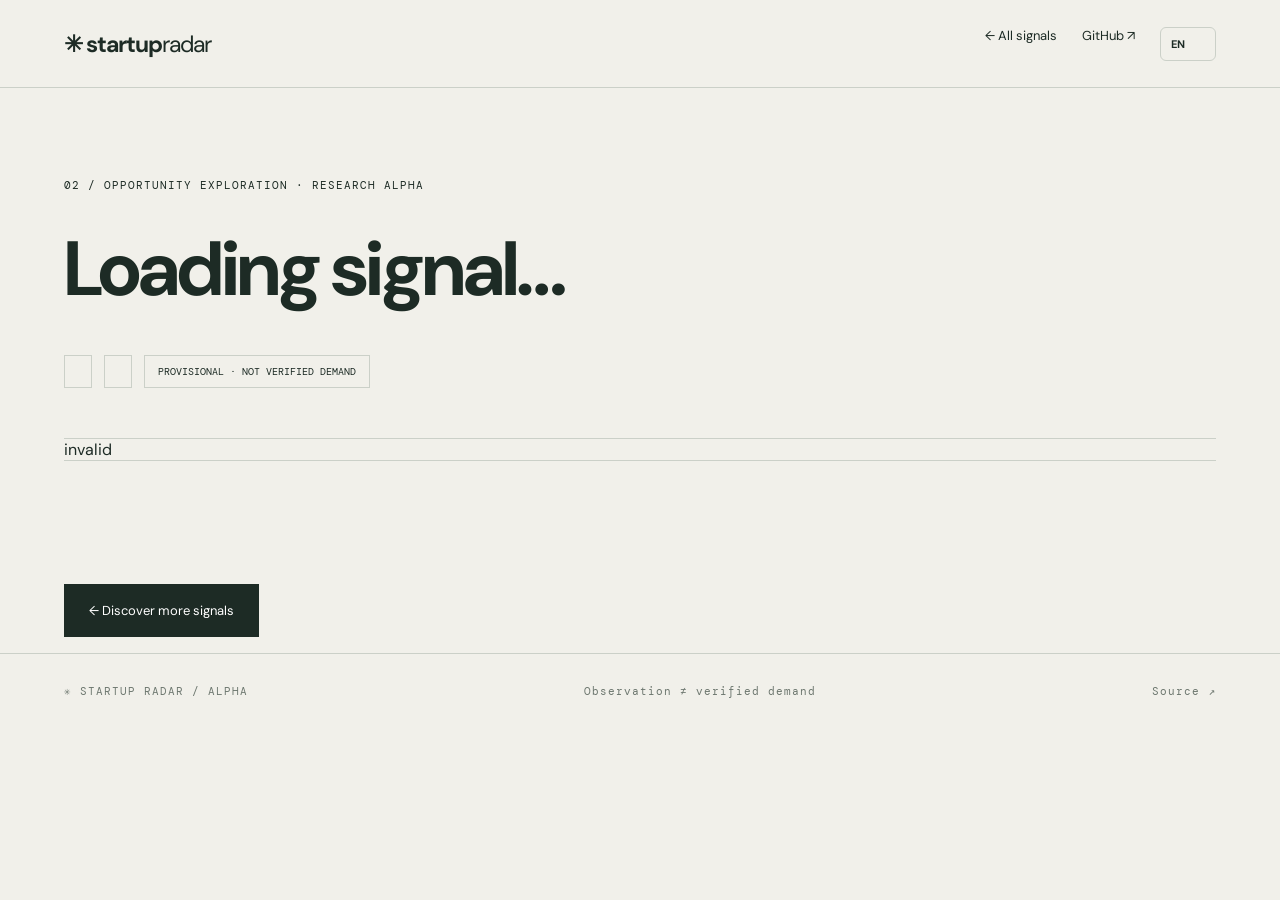
<file: web/explore.html>
<!doctype html><html lang="en"><meta charset="utf-8"><meta name="viewport" content="width=device-width,initial-scale=1"><meta name="description" content="Evidence-backed exploration of public problem signals."><title>Explore a signal — Startup Radar</title><link rel="stylesheet" href="style.css"><body><header><a class="logo" href="./">✳ startup<span>radar</span></a><nav><a data-i18n="back" href="./#signals">← All signals</a><a href="https://github.com/supplicant-snowstain/startup-product-radar">GitHub ↗</a><label class="language-control"><span class="sr-only">Language / 语言 / Langue</span><select id="language" aria-label="Language / 语言 / Langue"><option value="en">EN</option><option value="zh">中文</option><option value="fr">FR</option></select></label></nav></header><main><section class="explore-hero"><small data-i18n="exploreKicker">02 / OPPORTUNITY EXPLORATION · RESEARCH ALPHA</small><h1 id="signal-title" data-i18n="loading">Loading signal…</h1><p id="signal-problem"></p><div class="explore-meta"><span id="signal-domain"></span><span id="signal-date"></span><span data-i18n="provisionalLong">PROVISIONAL · NOT VERIFIED DEMAND</span></div></section><section id="idea-story" class="idea-story" aria-live="polite" hidden></section><div id="signal-error" role="status" hidden></div><div id="signal-body" class="explore-layout" hidden><section class="research-section"><small data-i18n="original">01 / ORIGINAL OBSERVATION</small><h2 data-i18n="follow">Follow the evidence.</h2><p id="signal-context"></p><a id="signal-source" target="_blank" rel="noopener noreferrer" data-i18n="open">Open original public source ↗</a><p id="signal-locator" class="source-locator"></p></section><aside class="research-aside"><small data-i18n="quality">QUALITY OF EVIDENCE</small><h3 data-i18n="known">What we know — and don't.</h3><ul id="signal-limitations"></ul><p class="fine" data-i18n="caveat">One source is not proof of market demand. Sources may be incomplete or stale.</p></aside><section class="research-section"><small data-i18n="continue">02 / CONTINUE EXPLORING</small><h2 data-i18n="questionsTitle">Better questions lead to better ideas.</h2><div id="signal-questions" class="question-list"></div></section><section class="research-section"><small data-i18n="related">03 / RELATED WORK</small><h2 data-i18n="neighborhood">Explore the neighborhood.</h2><p data-i18n="relatedDesc">Other signals that may relate to this problem. This is a simple domain match, not a claim of equivalent needs.</p><div id="related-signals" class="related-list"></div></section></div><section id="opportunity-map" class="opportunity-map" aria-live="polite"></section><p><a href="./#signals" class="cta" data-i18n="more">← Discover more signals</a></p></main><footer><span>✳ STARTUP RADAR / ALPHA</span><span>Observation ≠ verified demand</span><a href="https://github.com/supplicant-snowstain/startup-product-radar">Source ↗</a></footer><script src="i18n.js"></script><script src="explore.js"></script><script src="story.js"></script><script src="map.js"></script></body></html>
</file>
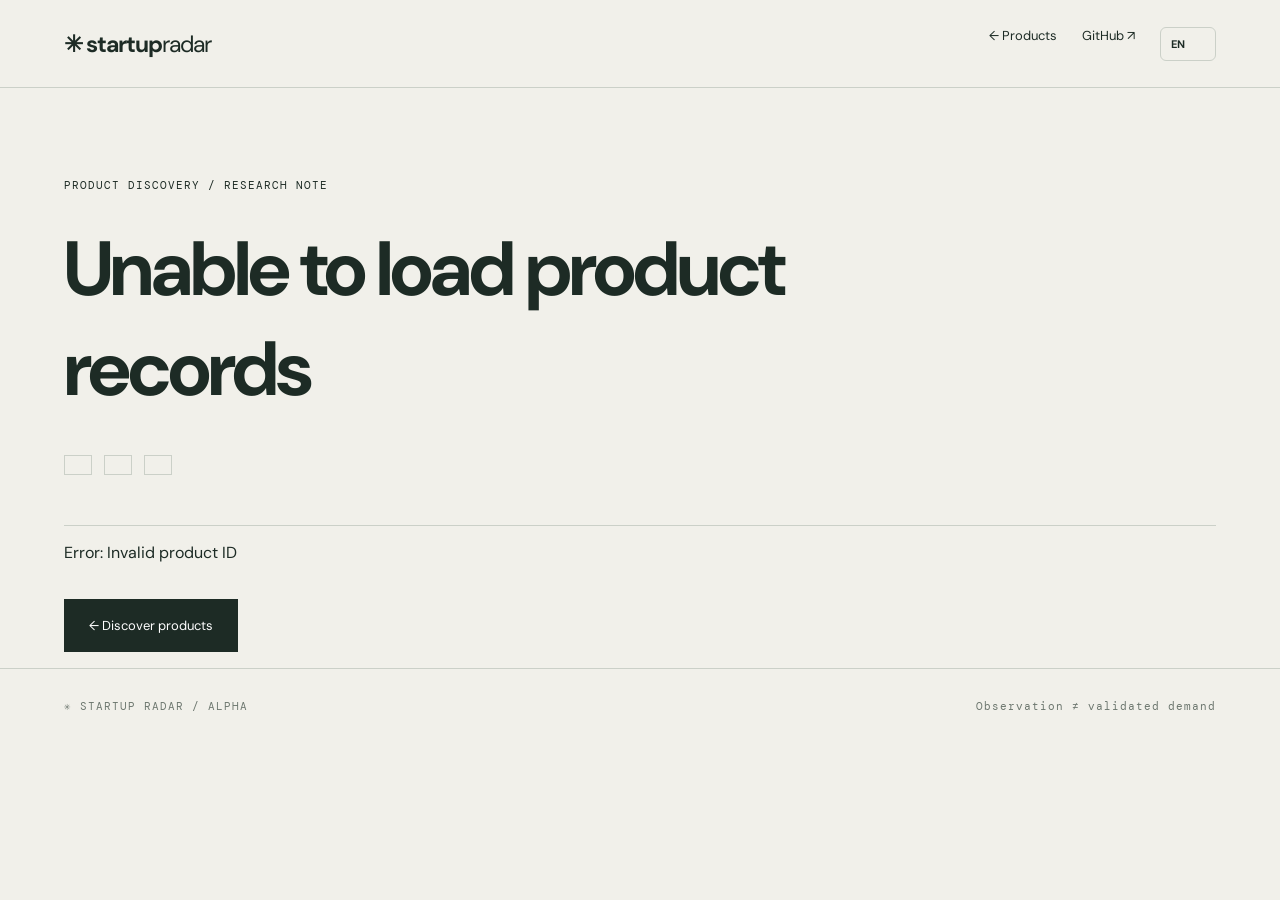
<file: web/product.html>
<!doctype html><html lang="en"><meta charset="utf-8"><meta name="viewport" content="width=device-width,initial-scale=1"><title>Discover a product — Startup Radar</title><link rel="stylesheet" href="style.css"><body><header><a class="logo" href="./">✳ startup<span>radar</span></a><nav><a href="./#products" id="return">← Products</a><a href="https://github.com/supplicant-snowstain/startup-product-radar">GitHub ↗</a><label class="language-control"><span class="sr-only">Language</span><select id="language" aria-label="Language / 语言 / Langue"><option value="en">EN</option><option value="zh">中文</option><option value="fr">FR</option></select></label></nav></header><main><section class="explore-hero"><small id="product-kicker">PRODUCT DISCOVERY / RESEARCH NOTE</small><h1 id="product-title">Loading…</h1><p id="product-summary"></p><div class="explore-meta"><span id="product-category"></span><span id="product-observed"></span><span id="product-review"></span></div></section><p id="product-error" role="status" hidden></p><section id="product-story" class="idea-story" hidden></section><div id="product-research" class="explore-layout" hidden><section class="research-section"><small id="problem-label"></small><h2 id="problem-heading"></h2><p id="product-difference"></p><h3 id="unknown-label"></h3><ul id="product-unknown"></ul></section><aside class="research-aside"><small id="source-label"></small><h3 id="evidence-heading"></h3><p id="source-type"></p><a id="product-source" target="_blank" rel="noopener noreferrer"></a><p id="product-launch-note"></p></aside><section class="research-section"><h2 id="connected-label"></h2><div id="product-problems" class="related-list"></div></section></div><p><a id="back-products" class="cta" href="./#products">← Discover products</a></p></main><footer><span>✳ STARTUP RADAR / ALPHA</span><span id="footer-caution">Observation ≠ validation</span></footer><script src="i18n.js"></script><script src="product-detail.js"></script></body></html>
</file>
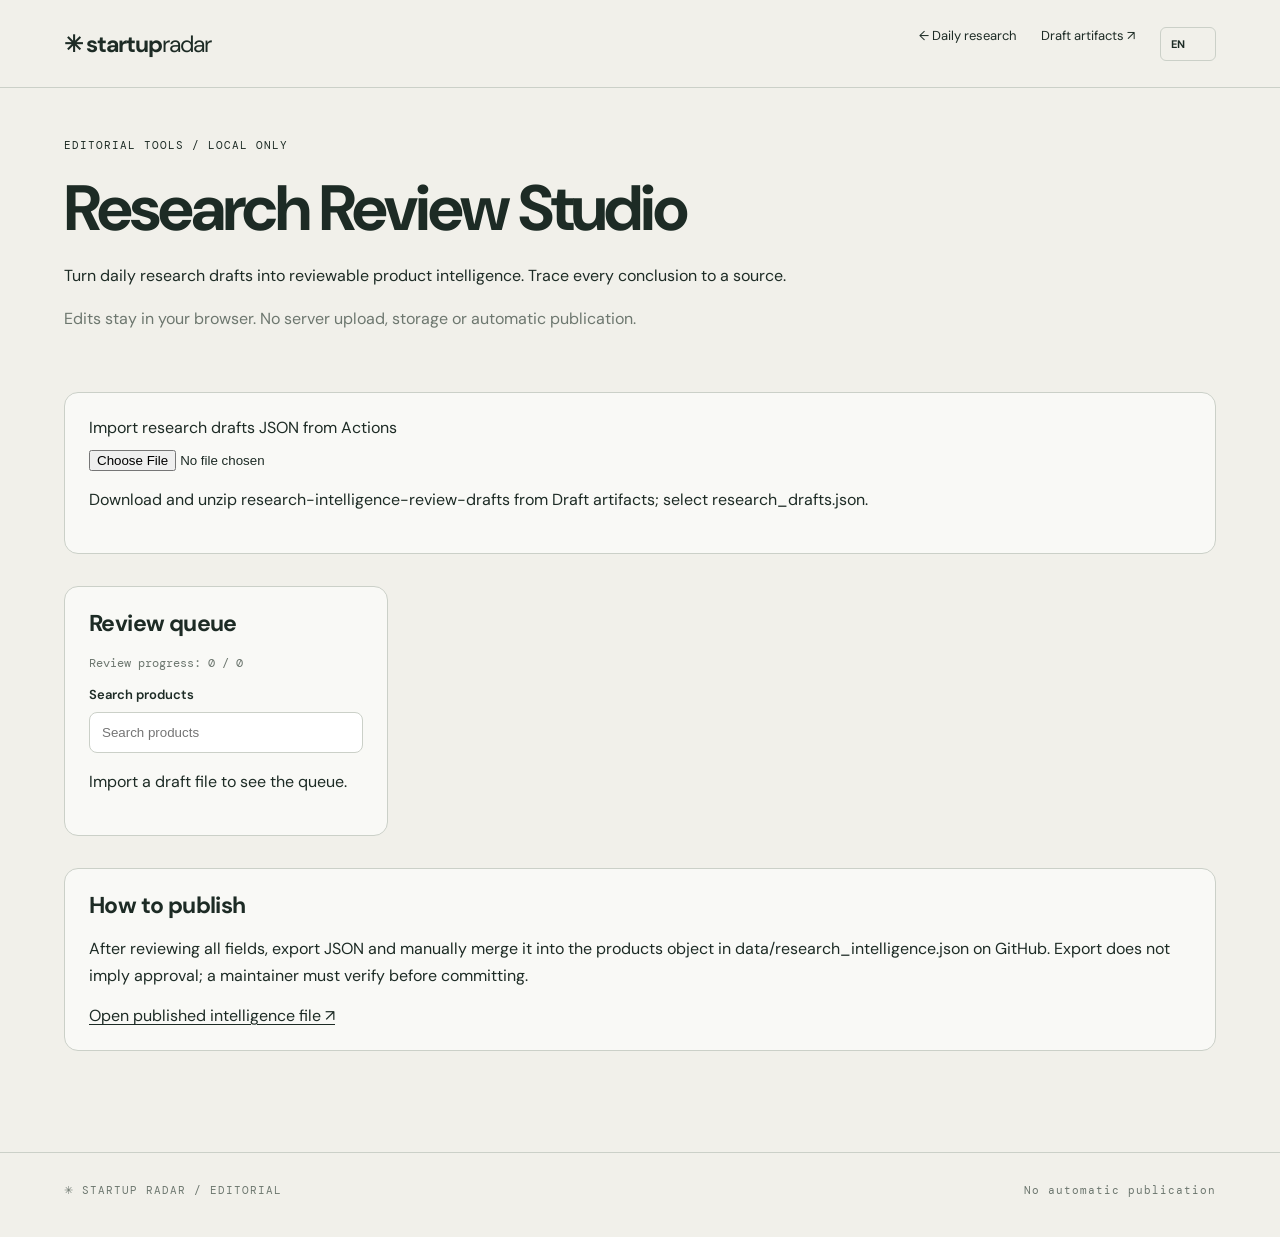
<file: web/review.html>
<!doctype html>
<html lang="en"><head><meta charset="utf-8"><meta name="viewport" content="width=device-width,initial-scale=1"><meta name="description" content="Local-only editorial review of startup research drafts."><title>Research Review Studio — Startup Radar</title><link rel="stylesheet" href="style.css"><link rel="stylesheet" href="review.css"></head>
<body><header><a class="logo" href="./">✳ startup<span>radar</span></a><nav><a href="./#daily-research" id="review-back">← Daily research</a><a href="https://github.com/supplicant-snowstain/startup-product-radar/actions/workflows/research-drafts.yml" target="_blank" rel="noopener noreferrer">Draft artifacts ↗</a><label class="language-control"><span class="sr-only">Language</span><select id="language" aria-label="Language / 语言 / Langue"><option value="en">EN</option><option value="zh">中文</option><option value="fr">FR</option></select></label></nav></header>
<main class="review-page"><section class="review-heading"><small>EDITORIAL TOOLS / LOCAL ONLY</small><h1 id="review-title">Research Review Studio</h1><p id="review-intro"></p><p id="review-privacy" class="review-note"></p></section>
<section class="review-panel"><label id="review-file-label" for="review-file">Import review drafts JSON</label><input id="review-file" type="file" accept=".json,application/json"><p id="review-help"></p><p id="review-status" role="status" aria-live="polite"></p></section>
<div class="review-grid"><aside class="review-panel"><h2 id="review-queue-title">Review queue</h2><p id="review-progress" aria-live="polite"></p><label for="review-search" id="review-search-label">Search products</label><input id="review-search" type="search" autocomplete="off" placeholder="Search name or slug"><div id="review-queue"></div></aside>
<section class="review-panel" id="review-editor" hidden><div class="review-product-heading"><h2 id="review-product-name"></h2><span id="review-source-status"></span></div><p><a id="review-source" target="_blank" rel="noopener noreferrer">Source report ↗</a></p><p id="review-warning"></p><div class="review-metadata"><label for="review-evidence-level" id="review-evidence-label">Evidence classification</label><select id="review-evidence-level"><option value="public_claims">Public claims / public listing</option><option value="observed_public_feedback">Observed public feedback</option><option value="independent_user_evidence">Independent user evidence</option></select><label for="review-source-links" id="review-links-label">Primary source URLs (one per line)</label><textarea id="review-source-links" rows="3" placeholder="https://..."></textarea><p id="review-source-help"></p></div><div id="review-fields"></div><div class="review-actions"><button id="review-validate" type="button">Validate completeness</button><button id="review-export" type="button">Export reviewed entry JSON</button></div><p id="review-validation" role="status" aria-live="polite"></p></section></div>
<section class="review-panel"><h2 id="review-next-title">Publishing workflow</h2><p id="review-next"></p><a href="https://github.com/supplicant-snowstain/startup-product-radar/blob/main/data/research_intelligence.json" target="_blank" rel="noopener noreferrer" id="review-target">Reviewed intelligence file ↗</a></section></main>
<footer><span>✳ STARTUP RADAR / EDITORIAL</span><span id="review-footer">No automatic publication</span></footer><script src="i18n.js"></script><script src="review.js"></script></body></html>
</file>
<file: web/style.css>
@import url('https://fonts.googleapis.com/css2?family=DM+Sans:wght@400;500;600;700&family=DM+Mono&display=swap');:root{--bg:#f1f0ea;--ink:#1d2b25;--muted:#6d776f;--line:#cbd0c8;--lime:#d5ff65}*{box-sizing:border-box}html{scroll-behavior:smooth}body{margin:0;background:var(--bg);color:var(--ink);font-family:'DM Sans',sans-serif}header,main,footer{max-width:1300px;padding-left:5%;padding-right:5%;margin:auto}header{height:88px;display:flex;align-items:center;justify-content:space-between;border-bottom:1px solid var(--line)}a{color:inherit;text-decoration:none}.logo{font-size:23px;font-weight:700;letter-spacing:-1px}.logo span{font-weight:400}nav{display:flex;gap:25px;font-size:13px}.hero{display:grid;grid-template-columns:55% 45%;align-items:center;min-height:610px;border-bottom:1px solid var(--line)}small,.fine,footer{font:11px 'DM Mono',monospace;letter-spacing:1px}.hero small{color:#50784b}.hero h1{font-size:clamp(58px,7vw,98px);letter-spacing:-5px;line-height:1.05;margin:35px 0 25px}.hero i{font-family:Georgia,serif;font-weight:400}.hero mark{background:linear-gradient(transparent 78%,var(--lime) 78%);color:inherit}.hero p{font-size:17px;color:var(--muted);line-height:1.7;max-width:510px}.hero .fine{margin-top:55px;font-size:9px}.cta{display:inline-block;background:var(--ink);color:white;padding:18px 25px;font-size:13px;margin-top:20px}.radar{height:min(38vw,460px);width:min(38vw,460px);position:relative;display:grid;place-items:center}.orbit{position:absolute;border:1px solid #b5c0b3;border-radius:50%}.one{width:28%;aspect-ratio:1}.two{width:58%;aspect-ratio:1}.three{width:88%;aspect-ratio:1}.radar:before,.radar:after{content:'';position:absolute;background:#c6d0c4}.radar:before{width:100%;height:1px}.radar:after{height:100%;width:1px}.radar b{z-index:2;background:var(--lime);border-radius:50%;width:48px;height:48px;display:grid;place-items:center;font-size:27px}.sweep{position:absolute;width:88%;aspect-ratio:1;border-radius:50%;background:conic-gradient(transparent 0 240deg,#91b36b55 325deg,transparent);animation:spin 12s linear infinite}@keyframes spin{to{transform:rotate(360deg)}}.dot{position:absolute;background:#38754d;border:3px solid var(--bg);border-radius:50%;width:15px;height:15px;z-index:3}.a{top:22%;left:66%}.b{top:70%;left:22%}.c{top:77%;left:75%}#signals{padding:85px 0}.section-title{display:flex;align-items:end;justify-content:space-between;gap:20px}h2{font-size:clamp(35px,4vw,55px);letter-spacing:-2px;line-height:1.1}.section-title p{max-width:240px;font-size:13px;color:var(--muted)}.toolbar{border-top:1px solid var(--line);border-bottom:1px solid var(--line);padding:18px 0;display:flex;justify-content:space-between;gap:12px}.toolbar input{background:transparent;border:0;outline:none;font:14px 'DM Sans',sans-serif;min-width:180px}.toolbar button{border:0;border-radius:24px;padding:10px 14px;background:none;cursor:pointer}.toolbar button.selected{background:var(--ink);color:white}.cards{display:grid;grid-template-columns:repeat(3,minmax(0,1fr));gap:14px;margin-top:22px}.card{background:#fafaf5;border:1px solid #d9ded4;min-height:310px;padding:26px;text-align:left;font:inherit;color:inherit;display:flex;flex-direction:column;cursor:pointer;transition:transform .2s,border-color .2s}.card:hover{transform:translateY(-5px);border-color:#6a8868}.card small{color:#47714c}.card h3{font-size:26px;letter-spacing:-1px;line-height:1.25;margin:30px 0 10px}.card p{font-size:13px;line-height:1.65;color:var(--muted)}.card footer{padding:16px 0 0;margin:auto 0 0;border-top:1px solid #dee3dc;color:var(--muted);font-size:9px}.method{border-top:1px solid var(--line);padding:70px 0;display:grid;grid-template-columns:1fr 1fr;gap:30px}.method h3{font:12px 'DM Mono',monospace}.method p{color:var(--muted);font-size:14px;line-height:1.6;margin-bottom:25px}footer{display:flex;justify-content:space-between;gap:15px;padding-top:30px;padding-bottom:40px;border-top:1px solid var(--line);color:var(--muted)}dialog{border:1px solid #a5b7a5;background:#fafaf5;color:var(--ink);width:min(640px,90vw);padding:35px;max-height:85vh}dialog::backdrop{background:#16281bc2}dialog h2{font-size:34px}dialog p,dialog li{line-height:1.7;color:#53665a}dialog a{color:#357448;text-decoration:underline;overflow-wrap:anywhere}#close{float:right;background:none;border:0;font-size:30px;cursor:pointer}@media(max-width:830px){.hero{grid-template-columns:1fr;padding-top:60px}.radar{height:300px;width:300px;margin:0 auto 35px}.cards{grid-template-columns:1fr 1fr}}@media(max-width:580px){header{height:72px}nav a:first-child{display:none}nav{gap:12px}.hero h1{font-size:56px;letter-spacing:-3px}.section-title,.toolbar{display:block}.toolbar div{margin-top:15px}.cards,.method{grid-template-columns:1fr}.card{min-height:240px}footer{display:block;line-height:2.2}}
.explore-hero{padding:85px 0 50px;border-bottom:1px solid var(--line)}.explore-hero h1{font-size:clamp(48px,6vw,85px);letter-spacing:-3px;max-width:940px;margin:25px 0}.explore-hero>p{font-size:21px;line-height:1.55;max-width:760px;color:var(--muted)}.explore-meta{display:flex;flex-wrap:wrap;gap:12px;margin-top:36px}.explore-meta span{border:1px solid var(--line);padding:9px 13px;font:10px 'DM Mono',monospace}.explore-layout{display:grid;grid-template-columns:1.5fr 1fr;gap:30px;padding:60px 0}.research-section,.research-aside{padding:25px;border:1px solid var(--line);background:#fafaf5}.research-section h2{font-size:37px}.research-section p,.research-aside li{font-size:15px;color:var(--muted);line-height:1.8}.research-section a{display:inline-block;margin:12px 0;color:#2b6d4a;text-decoration:underline;overflow-wrap:anywhere}.source-locator{font:11px 'DM Mono',monospace!important}.research-aside{background:#e5eadf}.research-aside h3{font-size:25px}.research-aside li{margin-bottom:15px}.question-list{display:grid;gap:8px}.question-list div{border-left:3px solid #95b777;background:#edf2e8;padding:18px;line-height:1.6}.related-list{display:flex;flex-direction:column}.related-list a{border-bottom:1px solid var(--line);padding:12px 0}@media(max-width:750px){.explore-layout{grid-template-columns:1fr}.explore-hero{padding-top:50px}}
[hidden]{display:none!important}

.language-control{display:inline-flex;align-items:center}.language-control select{appearance:none;border:1px solid var(--line);background:transparent;color:var(--ink);font:700 11px 'DM Sans',sans-serif;border-radius:6px;padding:9px 22px 9px 10px;cursor:pointer}.language-control select:focus-visible{outline:2px solid #438b57;outline-offset:3px}.sr-only{position:absolute;width:1px;height:1px;padding:0;margin:-1px;overflow:hidden;clip:rect(0,0,0,0);white-space:nowrap;border:0}@media(max-width:580px){header nav{gap:8px}.language-control select{padding:8px 5px}header .logo{font-size:18px}}

.opportunity-map{padding:32px 0 55px;border-top:1px solid var(--line)}.opportunity-map h3{font-size:29px;letter-spacing:-1px}.opportunity-map p{color:var(--muted);line-height:1.6}.map-link{display:flex;flex-direction:column;gap:9px;background:#fafaf5;border:1px solid var(--line);padding:22px;max-width:580px;margin:14px 0;transition:transform .2s}.map-link:hover{transform:translateY(-3px)}.map-link small{color:var(--muted)}

/* Evidence-aware opportunity map: source nodes are separate from problem nodes. */
.map-stage{display:grid;grid-template-columns:minmax(0,1fr) minmax(0,1fr) minmax(0,.9fr);align-items:center;gap:26px;margin:24px 0;padding:30px;border-radius:18px;border:1px solid var(--line);background:radial-gradient(circle at 50% 50%,#e6f1db,#f8f9f2 70%)}
.map-center{background:var(--ink);color:#f7f9ed;border-radius:14px;padding:25px;min-height:125px;display:flex;flex-direction:column;justify-content:center;gap:12px}.map-center small{color:#d5ff65}
.map-center strong{font-size:19px;line-height:1.35}
.map-neighbors{border-left:2px dashed #93ae91;padding-left:22px;display:grid;gap:12px}.map-node{border:1px solid #bbd1b0;border-radius:12px;padding:18px;background:white;display:flex;flex-direction:column;gap:10px;transition:transform .2s}
.map-node:hover,.map-node:focus-visible{transform:translateY(-3px);outline:2px solid #5c935b}.map-node small{color:#607d5f}.map-node span{color:#28634d;font-size:12px}.map-node strong{font-size:16px}
.map-sources{border-left:2px dotted #9daaa0;padding-left:20px;display:grid;gap:12px}.map-source{background:#e8eae2;border-radius:10px;padding:16px;display:flex;flex-direction:column;gap:9px}.map-source a{color:#236e51;text-decoration:underline}.map-source p{font-size:12px;line-height:1.5;color:#6e796b}.map-warning{font-size:12px!important;color:var(--muted)}
@media(max-width:800px){.map-stage{grid-template-columns:1fr;padding:17px}.map-neighbors,.map-sources{border-left:none;border-top:2px dashed #93ae91;padding:20px 0 0}}

.products-section{padding:70px 0 85px;border-bottom:1px solid var(--line)}.product-empty{border:1px dashed var(--line);background:#f8f9f3;padding:28px;margin-top:22px;color:var(--muted);line-height:1.65}.product-card a{margin-top:auto;padding-top:17px;color:#286f50;text-decoration:underline;font-size:13px}.product-card small{color:#537956}

.idea-story{padding:48px 0;border-bottom:1px solid var(--line)}.idea-story h2{font-size:clamp(30px,4vw,52px);max-width:850px}.story-steps{display:grid;grid-template-columns:repeat(2,minmax(0,1fr));gap:12px}.story-step{background:#fafaf5;border:1px solid var(--line);border-radius:12px;padding:24px}.story-step:nth-child(3){background:#e8f5d6;border-color:#b4ce9e}.story-step:nth-child(5){grid-column:1/-1}.story-step small{color:#3c7751;font-weight:700}.story-step p{font-size:18px;line-height:1.55;letter-spacing:-.2px}.story-disclaimer{font-size:12px;color:var(--muted);line-height:1.6;margin-top:22px}@media(max-width:700px){.story-steps{grid-template-columns:1fr}.story-step:nth-child(5){grid-column:auto}.story-step{padding:20px}}

.product-tabs{display:flex;gap:8px;flex-wrap:wrap;margin:24px 0 4px}.product-tabs button{border:1px solid var(--line);border-radius:24px;padding:12px 18px;background:#f8f9f3;color:var(--ink);font:600 13px 'DM Sans',sans-serif;cursor:pointer}.product-tabs button.active{background:var(--ink);color:white;border-color:var(--ink)}.product-tabs button:focus-visible{outline:2px solid #35824b;outline-offset:2px}

.site-freshness{display:flex;flex-wrap:wrap;gap:8px;align-items:center;padding:13px 17px;border:1px solid var(--line);border-radius:10px;margin:12px 0 20px;color:var(--muted);font-size:12px;background:#f7f9f3}.site-freshness strong{color:var(--ink)}.site-freshness small{width:100%;color:var(--muted);line-height:1.5}


/* Research observations are deliberately separate from approved product launches. */
.research-feed-section{padding:64px 0;border-bottom:1px solid var(--line)}
.research-feed-grid{display:grid;grid-template-columns:repeat(2,minmax(0,1fr));gap:14px;margin-top:24px}
.research-card{background:#fafaf5;border:1px solid var(--line);padding:25px;display:flex;flex-direction:column;gap:12px;min-height:195px}
.research-card small{color:#4c7355;letter-spacing:.4px}
.research-card h3{font-size:19px;line-height:1.35;margin:0}
.research-card p{color:var(--muted);font-size:13px;line-height:1.6;margin:0}
.research-card a{margin-top:auto;font-size:13px;color:#286f50;text-decoration:underline}
#research-status{color:var(--muted);font-size:13px}
@media(max-width:700px){.research-feed-grid{grid-template-columns:1fr}.research-card{min-height:160px}}


/* Searchable research explorer; every user-job description is explicitly a hypothesis. */
.research-toolbar{display:flex;justify-content:space-between;gap:14px;align-items:center;margin-top:26px;padding:15px 0;border-top:1px solid var(--line);border-bottom:1px solid var(--line)}
.research-toolbar input{font:14px 'DM Sans',sans-serif;padding:12px 14px;border:1px solid var(--line);background:#fafaf5;border-radius:8px;min-width:260px;flex:1}
.research-filters{display:flex;gap:6px;flex-wrap:wrap}
.research-filters button{font:600 12px 'DM Sans',sans-serif;border:1px solid var(--line);border-radius:22px;padding:10px 14px;background:transparent;color:var(--ink);cursor:pointer}
.research-filters button.selected{background:var(--ink);color:white}
.research-filters button:focus-visible,.research-toolbar input:focus-visible{outline:2px solid #438b57;outline-offset:2px}
.research-count{font:11px 'DM Mono',monospace;color:var(--muted)}
.research-product-list{display:grid;gap:10px}
.research-product{padding:13px;border:1px solid #e0e5da;border-radius:8px;background:#f2f5ed;display:grid;gap:6px}
.research-product strong{font-size:15px}
.research-product small{font-size:10px;color:#526f56}
.research-product p{font-size:12px;line-height:1.55}
.research-product a{font-size:12px}
.research-evidence{font-size:11px!important;border-top:1px solid var(--line);padding-top:12px}
@media(max-width:700px){.research-toolbar{flex-direction:column;align-items:stretch}.research-toolbar input{min-width:0;width:100%}}


/* Research detail source links and explicit evidence status. */
.research-product-title{font-weight:700;font-size:15px;color:var(--ink)!important;text-decoration:underline;text-underline-offset:3px}
#research-detail .research-section h3{font-size:17px;margin-top:25px}
#research-detail .research-section p,#research-detail .research-aside p{line-height:1.75}
#research-detail .related-list a{overflow-wrap:anywhere}
#research-error:not([hidden]){margin:30px 0;padding:24px;border:1px solid var(--line);background:#fafaf5}

/* Guided discovery: each section has a distinct editorial purpose. */
.journey-intro{padding:70px 0 65px;border-bottom:1px solid var(--line)}.journey-intro>small{color:#467c4e}.journey-intro>h2{max-width:850px;margin:17px 0;font-size:clamp(34px,4.4vw,62px)}.journey-intro>p{max-width:720px;color:var(--muted);font-size:16px;line-height:1.7}.journey-steps{display:grid;grid-template-columns:repeat(3,minmax(0,1fr));gap:14px;margin-top:28px}.journey-steps a{display:flex;flex-direction:column;gap:12px;border:1px solid var(--line);border-radius:15px;padding:24px;background:#fafbf5;transition:transform .2s,border-color .2s}.journey-steps a:first-child{background:#e7f4d7}.journey-steps a:hover,.journey-steps a:focus-visible{transform:translateY(-3px);border-color:#54895d}.journey-steps span{font:12px 'DM Mono',monospace;color:#42754b}.journey-steps strong{font-size:21px;letter-spacing:-.5px}.journey-steps p{margin:0;font-size:13px;color:var(--muted);line-height:1.6}.section-explainer{max-width:750px;margin:16px 0 20px;font-size:15px;line-height:1.75;color:#516456}.signals-section{padding:70px 0 80px;border-bottom:1px solid var(--line)}.signals-section .card{border-radius:13px;min-height:280px}.products-section .product-card{border-radius:13px;min-height:270px;cursor:default}.card-eyebrow{font:10px 'DM Mono',monospace;color:#47714c;letter-spacing:.7px;margin-top:17px}.signals-section .card h3{margin:12px 0 6px}.product-card h3{margin:17px 0 4px}.product-card .card-eyebrow{margin-top:15px}.card-action{font-size:12px;font-weight:700;color:#276c49;margin-top:auto;padding-top:18px}.signals-section .card footer{margin-top:14px}.research-feed-section{background:linear-gradient(180deg,transparent,#e8eee2);padding:75px 0}.research-card{border-radius:13px}.section-title p{max-width:340px;line-height:1.6}.journey-steps a:focus-visible,.signals-section .card:focus-visible{outline:2px solid #438b57;outline-offset:3px}@media(max-width:750px){.journey-steps{grid-template-columns:1fr}.journey-intro{padding:45px 0}.signals-section,.research-feed-section{padding:50px 0}.section-title{display:block}.journey-steps a{padding:20px}}

/* Explicit hierarchy for the report cards and scannable user-job summaries. */
.research-report-intro{font-size:13px!important;color:#3e6850!important;font-weight:600}.research-product{border-left:3px solid #a1c87a;padding:17px;background:#f7f9f2}.research-product-title{font-size:17px!important}.research-job{font-size:14px!important;color:#354c3c!important;line-height:1.65!important}.research-item-action{font-size:12px;font-weight:700;color:#28744c}.research-evidence{margin-top:auto!important}.research-card>small{font-size:10px}.research-card>h3{font-size:22px}.research-card{gap:16px}

/* Product understanding: plain-language mini-stories in the research journal. */
.research-product-list{display:grid;gap:14px}.research-product{display:flex;flex-direction:column;gap:8px;background:#fbfcf7;border:1px solid #d8e2d3;border-left:4px solid #90bd6e;border-radius:10px;padding:20px 22px}.research-product-title{font-size:20px!important;font-weight:700;line-height:1.3}.research-product>small{color:#66806a}.research-job{margin:8px 0!important;font-size:15px!important;line-height:1.65!important;color:#233c2c!important}.research-explainer{margin:2px 0!important;color:#526356!important;font-size:13px!important;line-height:1.65!important}.research-explainer strong{color:#2c5337}.research-alternatives{padding-bottom:10px;border-bottom:1px solid #e4e8df}.research-item-action{display:inline-flex;align-items:center;align-self:flex-start;background:#e9f4df;padding:10px 12px;border-radius:6px;color:#25633e!important;margin:6px 0 4px}.research-product:hover{border-color:#9dbb91}.research-product-title:hover{text-decoration:underline;text-underline-offset:4px}.research-card{min-width:0}.research-product a{overflow-wrap:anywhere}@media(max-width:650px){.research-product{padding:17px}.research-product-title{font-size:18px!important}.research-job{font-size:14px!important}}

/* Explain every filter and make empty categories unavailable. */
.filter-explanation{font-size:13px;line-height:1.65;color:#4d6753;background:#e8eee2;border-left:3px solid #8fbb72;padding:11px 15px;margin:15px 0 18px}.product-tabs button,.research-filters button,.toolbar button{transition:background .15s,color .15s}.product-tabs button:hover,.toolbar button:hover{border-color:#58825d}.product-tabs button.active,.toolbar button.selected{background:#1d2b25;color:white}.product-tabs{margin-bottom:0}

/* Search by user problem rather than internal editorial classifications. */
.product-search{display:block;width:min(100%,720px);margin:25px 0 12px;padding:15px 18px;border:1px solid #b9c8b7;border-radius:10px;background:#fbfcf7;color:var(--ink);font:15px 'DM Sans',sans-serif}.product-search:focus-visible{outline:2px solid #4a8858;outline-offset:2px}.product-difference{border-top:1px solid #dce6d7;padding-top:12px!important;margin-top:10px!important;color:#365640!important}.product-difference strong{display:block;margin-bottom:5px;font-size:12px;color:#285f3d}.product-card .card-eyebrow{font-weight:700}.product-tabs{margin-top:8px}.product-card>small{margin-top:6px}.product-card a:first-of-type{font-weight:700}
</file>
<file: web/review.css>
.review-page{padding-top:45px;padding-bottom:85px}.review-heading{max-width:850px;padding-bottom:28px}.review-heading h1{font-size:clamp(40px,5vw,72px);letter-spacing:-3px;line-height:1.08;margin:20px 0}.review-heading p{line-height:1.65}.review-note{color:var(--muted)}.review-panel{border:1px solid var(--line);border-radius:14px;padding:24px;margin:16px 0;background:#fff9}.review-panel h2{font-size:23px;letter-spacing:-.6px;margin:0 0 18px}.review-panel p{line-height:1.65}.review-panel a{text-decoration:underline;text-underline-offset:3px}.review-grid{display:grid;grid-template-columns:minmax(220px,1fr) minmax(0,2.5fr);gap:18px;align-items:start}.review-queue-item{display:block;width:100%;text-align:left;border:1px solid var(--line);border-radius:8px;padding:13px;background:transparent;color:var(--ink);cursor:pointer;margin-bottom:9px}.review-queue-item.active{background:var(--lime);border-color:var(--ink)}.review-product-heading{display:flex;align-items:center;justify-content:space-between;gap:12px;flex-wrap:wrap}.review-product-heading span{font:11px 'DM Mono',monospace;color:var(--muted)}.review-field{border:1px solid var(--line);border-radius:9px;margin:17px 0;padding:16px;display:grid;gap:12px}.review-field legend{font-weight:700;padding:0 6px}.review-field label{display:block;font:12px 'DM Mono',monospace}.review-field textarea{display:block;width:100%;min-height:74px;margin-top:6px;padding:12px;font:14px 'DM Sans',sans-serif;border:1px solid var(--line);border-radius:6px;background:white;color:var(--ink);resize:vertical}.review-actions{display:flex;gap:10px;flex-wrap:wrap}.review-actions button{background:var(--ink);color:white;padding:12px 16px;border:0;cursor:pointer}.review-actions button+button{background:var(--lime);color:var(--ink)}#review-file{display:block;margin-top:12px;max-width:100%}#review-status,#review-validation{font-size:13px;color:var(--muted)}[hidden]{display:none!important}@media(max-width:750px){.review-grid{grid-template-columns:1fr}.review-panel{padding:16px}.review-heading h1{letter-spacing:-2px}}

#review-search{display:block;width:100%;padding:12px;border:1px solid var(--line);border-radius:8px;background:white;color:var(--ink);margin:8px 0 16px}#review-progress{font:12px 'DM Mono',monospace;color:var(--muted)}.review-metadata{display:grid;gap:10px;padding:16px;border:1px solid var(--line);border-radius:10px;background:#f5f6ef;margin:20px 0}.review-metadata label,#review-search-label{font-size:13px;font-weight:600}.review-metadata select,.review-metadata textarea{display:block;width:100%;padding:12px;border:1px solid var(--line);border-radius:6px;background:white;color:var(--ink);font:14px 'DM Sans',sans-serif}.review-metadata p{margin:0;font-size:12px;color:var(--muted)}
</file>
